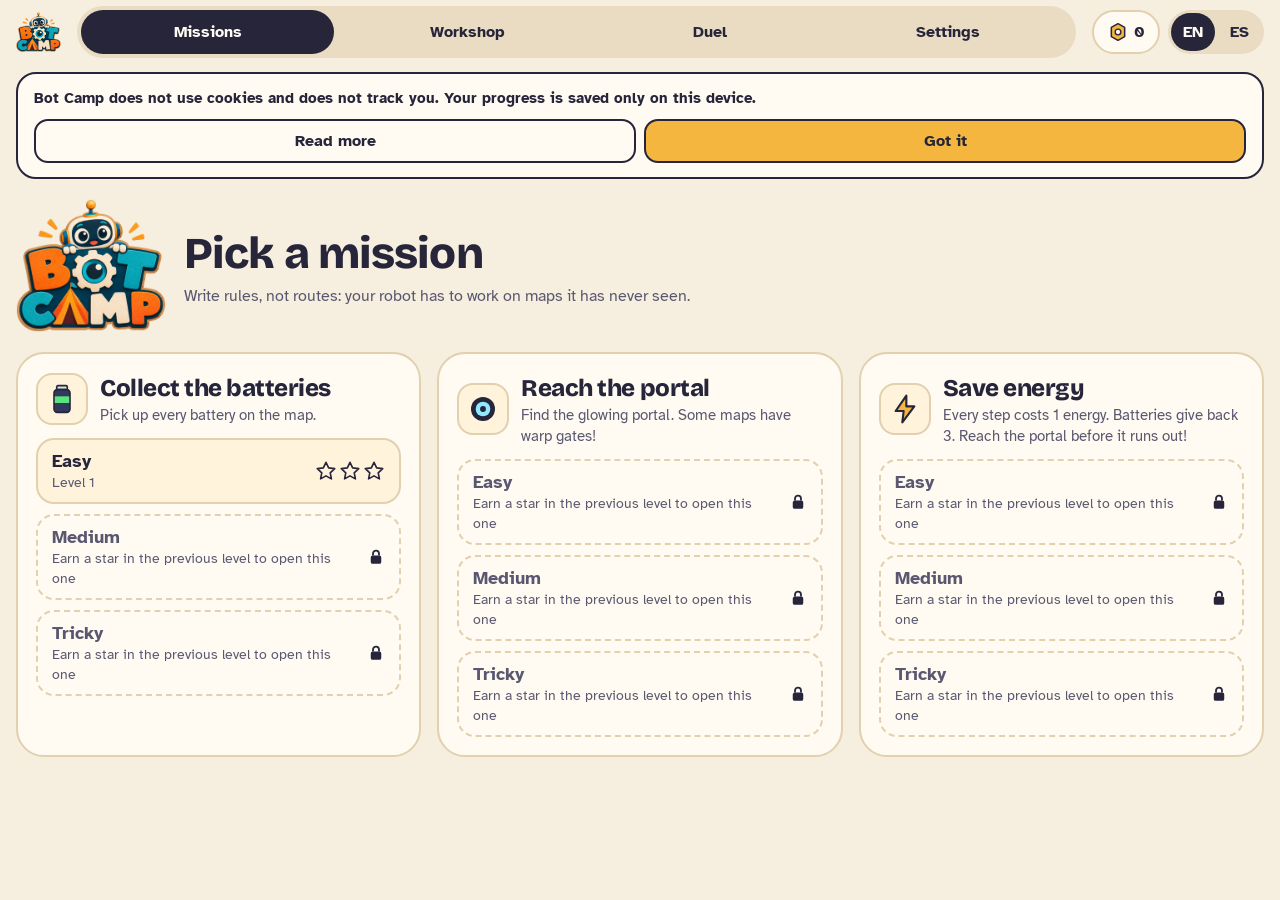
<file: index.html>
<!doctype html>
<html lang="en">
  <head>
    <meta http-equiv="Content-Security-Policy" content="default-src 'self'; script-src 'self' 'unsafe-inline'; style-src 'self' 'unsafe-inline'; img-src 'self' data: blob:; font-src 'self' data:; connect-src 'self'; worker-src 'self'; manifest-src 'self'; object-src 'none'; frame-src 'none'; base-uri 'self'; form-action 'none'" />
    <meta charset="UTF-8" />
    <meta name="viewport" content="width=device-width, initial-scale=1, viewport-fit=cover" />
    <meta name="theme-color" content="#F6EEDF" />
    <meta name="apple-mobile-web-app-capable" content="yes" />
    <meta name="mobile-web-app-capable" content="yes" />
    <meta name="apple-mobile-web-app-title" content="Bot Camp" />
    <link rel="icon" type="image/png" href="./favicon.png" />
    <link rel="apple-touch-icon" href="./apple-touch-icon.png" />
    <meta name="description" content="Program a robot with rules. A game for young inventors. · Programa un robot con reglas. Un juego para pequeños inventores." />
    <meta property="og:type" content="website" />
    <meta property="og:site_name" content="Bot Camp" />
    <meta property="og:title" content="Bot Camp" />
    <meta property="og:description" content="Program a robot with rules. · Programa un robot con reglas." />
    <meta property="og:url" content="https://botcamp.garciamendez.es/" />
    <meta property="og:image" content="https://botcamp.garciamendez.es/og-image.jpg" />
    <meta property="og:image:width" content="1200" />
    <meta property="og:image:height" content="630" />
    <meta name="twitter:card" content="summary_large_image" />
    <title>Bot Camp</title>
    <script type="module" crossorigin src="./assets/index-CV42A0jz.js"></script>
    <link rel="stylesheet" crossorigin href="./assets/index-C_ECnNqj.css">
  <link rel="manifest" href="./manifest.webmanifest"><script id="vite-plugin-pwa:register-sw" src="./registerSW.js"></script></head>
  <body>
    <div id="root"></div>
  </body>
</html>
</file>
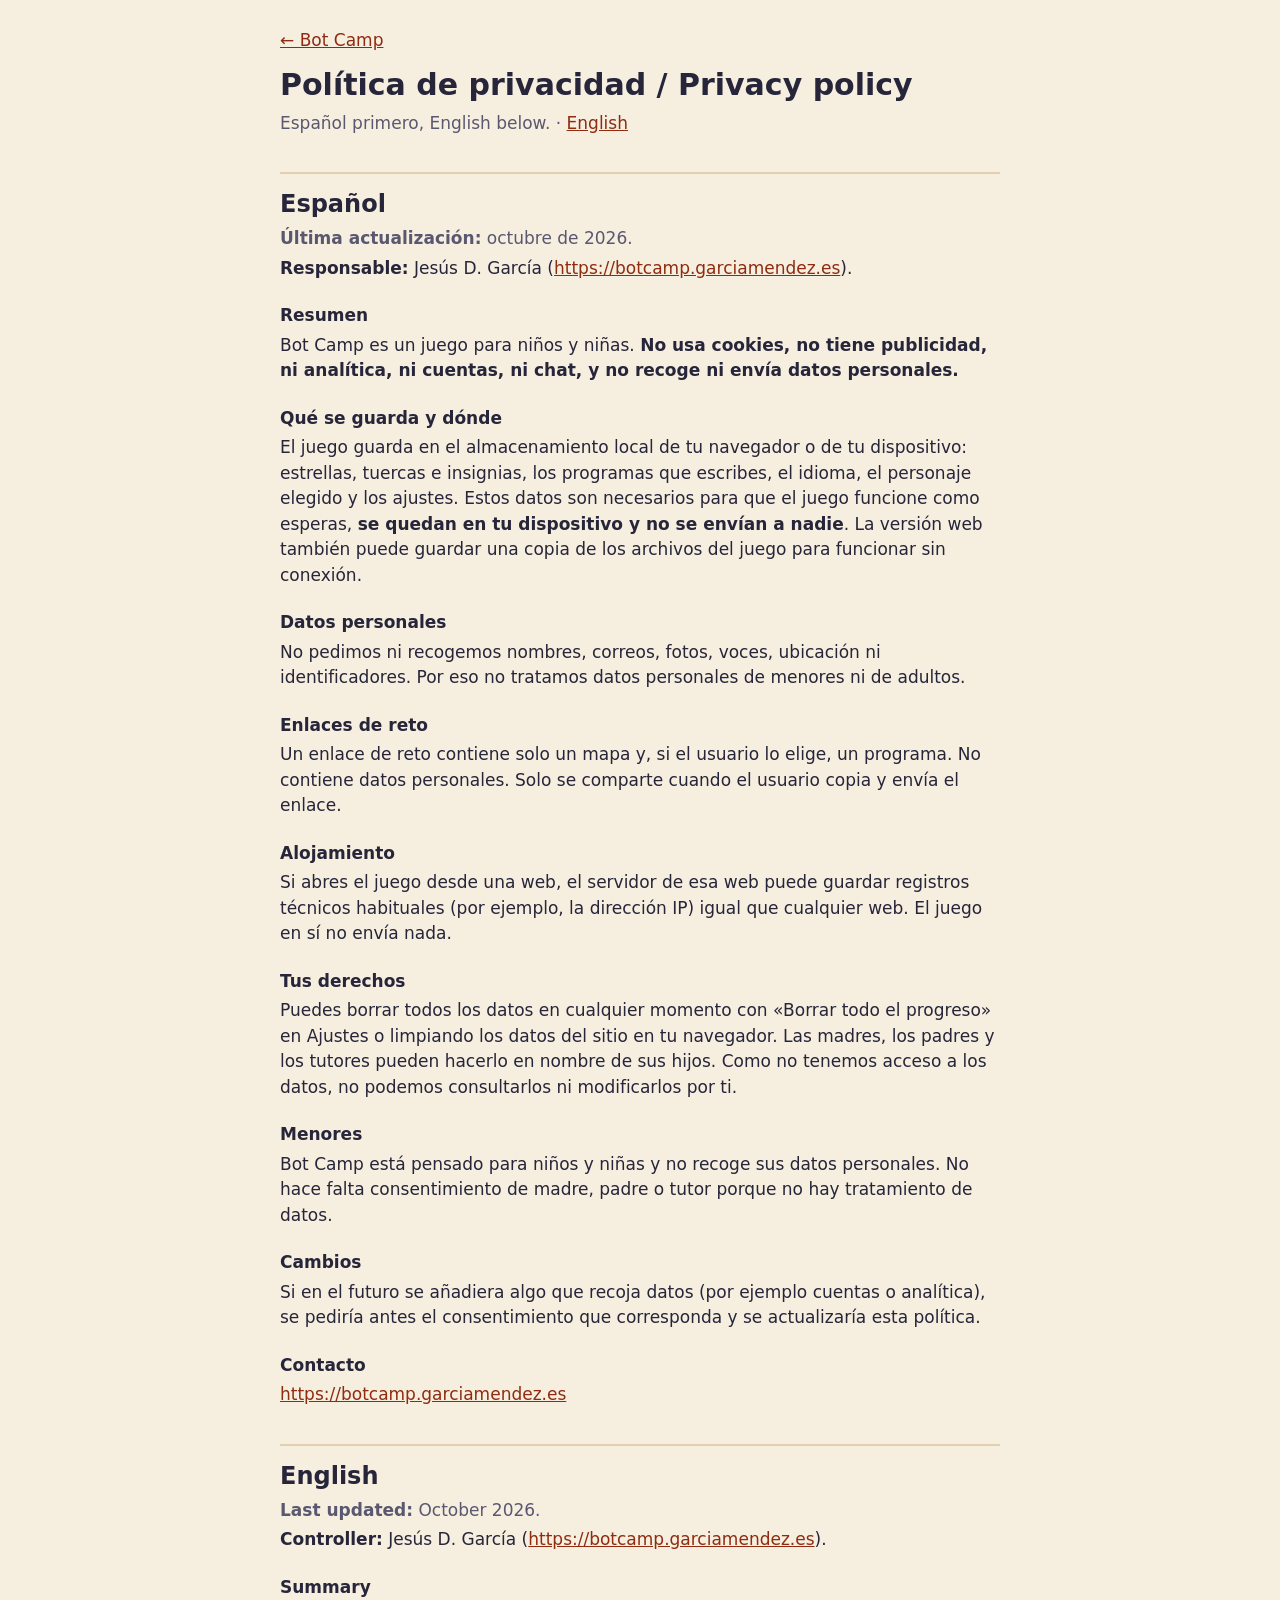
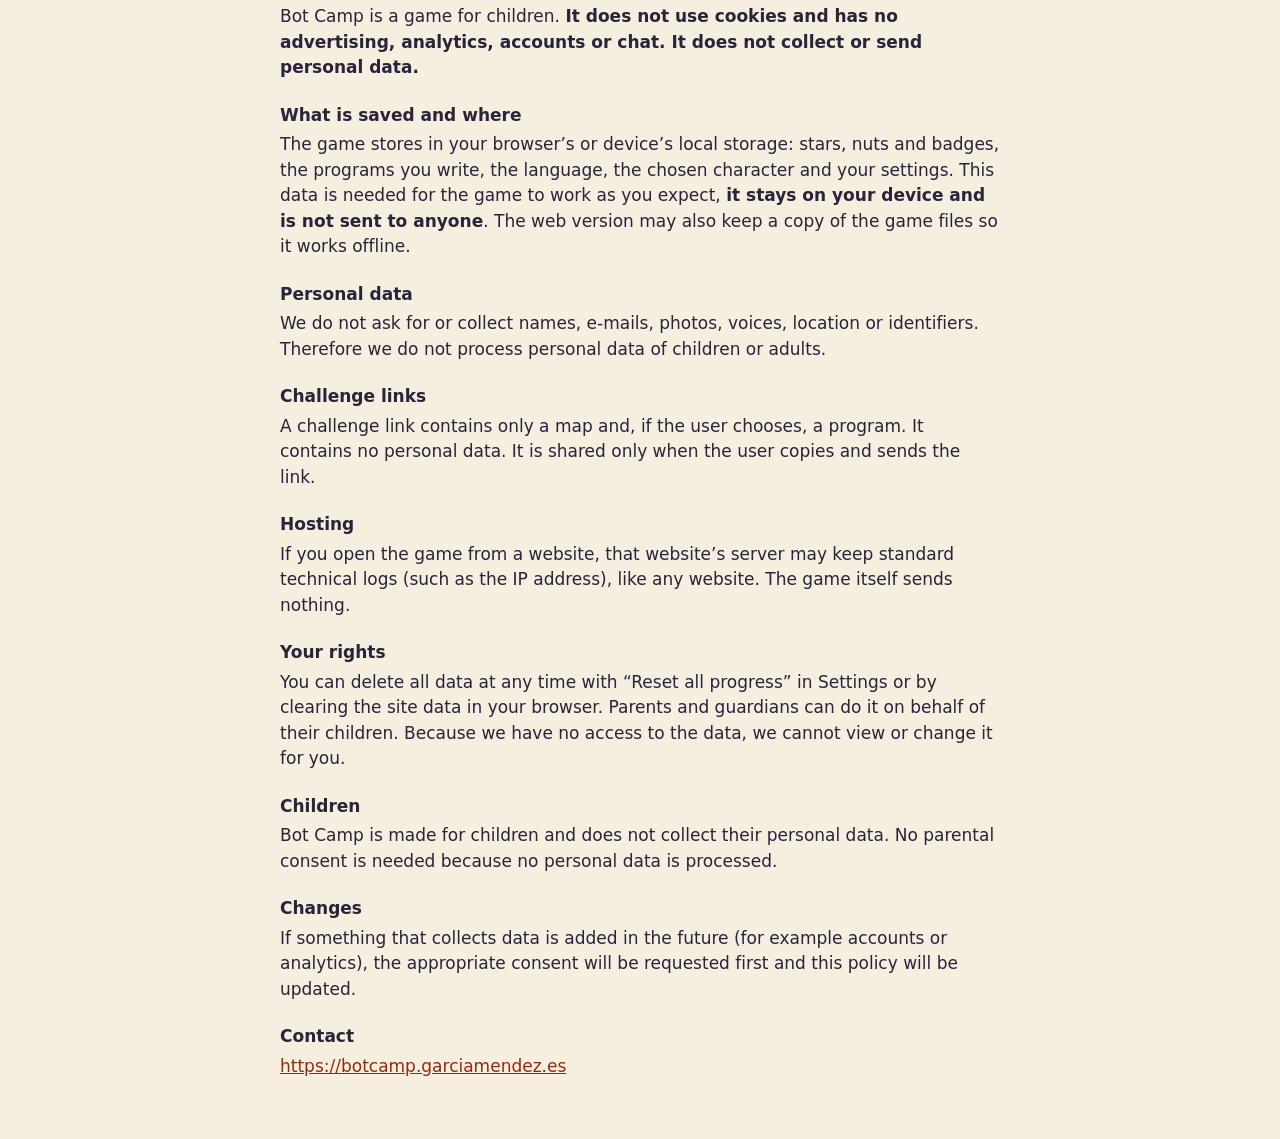
<file: privacy.html>
<!doctype html>
<html lang="es">
<head>
<meta charset="utf-8">
<meta name="viewport" content="width=device-width, initial-scale=1">
<title>Bot Camp · Política de privacidad / Privacy policy</title>
<style>
  body { margin: 0; background: #f6eedf; color: #26253a; font: 17px/1.5 system-ui, -apple-system, "Segoe UI", sans-serif; }
  main { max-width: 720px; margin: 0 auto; padding: 24px 18px 56px; }
  h1 { font-size: 30px; margin: 8px 0 4px; }
  h2 { font-size: 24px; margin: 36px 0 4px; padding-top: 12px; border-top: 2px solid #e2d0ae; }
  h3 { font-size: 17px; margin: 22px 0 2px; }
  p { margin: 4px 0; }
  a { color: #8f2c10; }
  .muted { color: #5a5870; }
</style>
</head>
<body>
<main>
<p><a href="./">← Bot Camp</a></p>
<h1>Política de privacidad / Privacy policy</h1>
<p class="muted">Español primero, English below. · <a href="#en">English</a></p>

<h2 id="es">Español</h2>
<p class="muted"><strong>Última actualización:</strong> octubre de 2026.</p>
<p><strong>Responsable:</strong> Jesús D. García (<a href="https://botcamp.garciamendez.es">https://botcamp.garciamendez.es</a>).</p>

<h3>Resumen</h3>
<p>Bot Camp es un juego para niños y niñas. <strong>No usa cookies, no tiene publicidad, ni analítica, ni cuentas, ni chat, y no recoge ni envía datos personales.</strong></p>

<h3>Qué se guarda y dónde</h3>
<p>El juego guarda en el almacenamiento local de tu navegador o de tu dispositivo: estrellas, tuercas e insignias, los programas que escribes, el idioma, el personaje elegido y los ajustes. Estos datos son necesarios para que el juego funcione como esperas, <strong>se quedan en tu dispositivo y no se envían a nadie</strong>. La versión web también puede guardar una copia de los archivos del juego para funcionar sin conexión.</p>

<h3>Datos personales</h3>
<p>No pedimos ni recogemos nombres, correos, fotos, voces, ubicación ni identificadores. Por eso no tratamos datos personales de menores ni de adultos.</p>

<h3>Enlaces de reto</h3>
<p>Un enlace de reto contiene solo un mapa y, si el usuario lo elige, un programa. No contiene datos personales. Solo se comparte cuando el usuario copia y envía el enlace.</p>

<h3>Alojamiento</h3>
<p>Si abres el juego desde una web, el servidor de esa web puede guardar registros técnicos habituales (por ejemplo, la dirección IP) igual que cualquier web. El juego en sí no envía nada.</p>

<h3>Tus derechos</h3>
<p>Puedes borrar todos los datos en cualquier momento con «Borrar todo el progreso» en Ajustes o limpiando los datos del sitio en tu navegador. Las madres, los padres y los tutores pueden hacerlo en nombre de sus hijos. Como no tenemos acceso a los datos, no podemos consultarlos ni modificarlos por ti.</p>

<h3>Menores</h3>
<p>Bot Camp está pensado para niños y niñas y no recoge sus datos personales. No hace falta consentimiento de madre, padre o tutor porque no hay tratamiento de datos.</p>

<h3>Cambios</h3>
<p>Si en el futuro se añadiera algo que recoja datos (por ejemplo cuentas o analítica), se pediría antes el consentimiento que corresponda y se actualizaría esta política.</p>

<h3>Contacto</h3>
<p><a href="https://botcamp.garciamendez.es">https://botcamp.garciamendez.es</a></p>

<h2 id="en">English</h2>
<p class="muted"><strong>Last updated:</strong> October 2026.</p>
<p><strong>Controller:</strong> Jesús D. García (<a href="https://botcamp.garciamendez.es">https://botcamp.garciamendez.es</a>).</p>

<h3>Summary</h3>
<p>Bot Camp is a game for children. <strong>It does not use cookies and has no advertising, analytics, accounts or chat. It does not collect or send personal data.</strong></p>

<h3>What is saved and where</h3>
<p>The game stores in your browser’s or device’s local storage: stars, nuts and badges, the programs you write, the language, the chosen character and your settings. This data is needed for the game to work as you expect, <strong>it stays on your device and is not sent to anyone</strong>. The web version may also keep a copy of the game files so it works offline.</p>

<h3>Personal data</h3>
<p>We do not ask for or collect names, e-mails, photos, voices, location or identifiers. Therefore we do not process personal data of children or adults.</p>

<h3>Challenge links</h3>
<p>A challenge link contains only a map and, if the user chooses, a program. It contains no personal data. It is shared only when the user copies and sends the link.</p>

<h3>Hosting</h3>
<p>If you open the game from a website, that website’s server may keep standard technical logs (such as the IP address), like any website. The game itself sends nothing.</p>

<h3>Your rights</h3>
<p>You can delete all data at any time with “Reset all progress” in Settings or by clearing the site data in your browser. Parents and guardians can do it on behalf of their children. Because we have no access to the data, we cannot view or change it for you.</p>

<h3>Children</h3>
<p>Bot Camp is made for children and does not collect their personal data. No parental consent is needed because no personal data is processed.</p>

<h3>Changes</h3>
<p>If something that collects data is added in the future (for example accounts or analytics), the appropriate consent will be requested first and this policy will be updated.</p>

<h3>Contact</h3>
<p><a href="https://botcamp.garciamendez.es">https://botcamp.garciamendez.es</a></p>
</main>
</body>
</html>
</file>
<file: assets/index-C_ECnNqj.css>
@font-face{font-family:Atkinson Hyperlegible;font-style:normal;font-weight:400;font-display:swap;src:url(./atkinson-hyperlegible-latin-400-normal-BrHNak5F.woff2)format("woff2")}@font-face{font-family:Atkinson Hyperlegible;font-style:normal;font-weight:700;font-display:swap;src:url(./atkinson-hyperlegible-latin-700-normal-GZI4o3u0.woff2)format("woff2")}@font-face{font-family:Bricolage Grotesque;font-style:normal;font-weight:700;font-display:swap;src:url(./bricolage-grotesque-latin-700-normal-gtcctNPv.woff2)format("woff2")}@font-face{font-family:Bricolage Grotesque;font-style:normal;font-weight:800;font-display:swap;src:url(./bricolage-grotesque-latin-800-normal-J50vIsBe.woff2)format("woff2")}:root{--paper:#f6eedf;--card:#fffbf2;--row:#fff3dc;--line:#e2d0ae;--ink:#26253a;--ink-2:#5a5870;--kraft:#e8cfa3;--kraft-2:#e0c395;--kraft-dark:#a9784a;--kraft-edge:#b38757;--teal:#1e8c8a;--teal-soft:#a6ddd6;--orange:#f59a6b;--orange-strong:#c8421e;--orange-deep:#8f2c10;--yellow:#ffd36b;--yellow-strong:#f4b63f;--lavender:#cdb8f5;--desk:#d7e8e6;--desk-line:#c2d9d6;--rule-1:#ffd36b;--rule-2:#f59a6b;--rule-3:#a6ddd6;--rule-4:#cdb8f5;--font-display:"Bricolage Grotesque", system-ui, sans-serif;--font-body:"Atkinson Hyperlegible", system-ui, sans-serif;--radius-card:28px;--radius-md:18px;--shadow-tile:0 3px 0 #26253a38}*,:before,:after{box-sizing:border-box}html,body,#root{height:100%;margin:0}body{background:var(--paper);color:var(--ink);font-family:var(--font-body);-webkit-text-size-adjust:100%;overscroll-behavior:none;font-size:16px;line-height:1.4}svg{flex:none}button{font-family:inherit;font-size:inherit;color:inherit;cursor:pointer}button:focus-visible{outline:3px solid var(--ink);outline-offset:3px}[tabindex]:focus-visible{outline:3px solid var(--ink);outline-offset:3px}h1,h2,h3,p{margin:0}h1,h2{font-family:var(--font-display);letter-spacing:-.02em;font-weight:800}.sr-only{clip:rect(0 0 0 0);white-space:nowrap;width:1px;height:1px;position:absolute;overflow:hidden}.app{height:100dvh;padding-top:env(safe-area-inset-top);padding-left:env(safe-area-inset-left);padding-right:env(safe-area-inset-right);flex-direction:column;display:flex;container:app/inline-size}.topbar{flex-wrap:wrap;flex:none;align-items:center;gap:8px 16px;padding:10px 16px;display:flex}.brand{background:0 0;border:0;align-items:center;padding:0;display:flex}.brand img{width:auto;height:52px;display:block}.hero.hero-home{flex-direction:row;align-items:center;gap:18px}.hero-logo{flex:none;width:clamp(84px,14cqw,150px);height:auto}.nav{scrollbar-width:none;background:#e9dcc3;border-radius:999px;flex:auto;gap:4px;padding:4px;display:flex;overflow-x:auto}.nav button{white-space:nowrap;background:0 0;border:0;border-radius:999px;flex:1 0 auto;min-height:44px;padding:0 16px;font-weight:700}.nav button[aria-current=page]{background:var(--ink);color:var(--card)}.top-actions{align-items:center;gap:8px;display:flex}.chip{border:2px solid var(--line);background:var(--card);border-radius:999px;align-items:center;gap:6px;min-height:44px;padding:0 14px;font-weight:700;display:inline-flex}.lang{background:#e9dcc3;border-radius:999px;gap:2px;padding:3px;display:flex}.lang button{background:0 0;border:0;border-radius:999px;min-width:44px;min-height:38px;font-weight:700}.lang button[aria-pressed=true]{background:var(--ink);color:var(--card)}.app[data-layout=narrow] .topbar{flex-wrap:nowrap;justify-content:space-between;padding:6px 12px}.app[data-layout=narrow] .brand img{height:40px}.app[data-layout=narrow] .nav{z-index:50;padding:6px 8px calc(6px + env(safe-area-inset-bottom));background:#e9dcc3;border-radius:22px 22px 0 0;gap:4px;position:fixed;bottom:0;left:0;right:0;box-shadow:0 -6px 16px #26253a24}.app[data-layout=narrow] .nav button{flex:1 1 0;min-height:50px;padding:0 6px;font-size:15px}.app[data-layout=narrow] .main{padding-bottom:calc(86px + env(safe-area-inset-bottom))}.app[data-layout=narrow] .hide-narrow{display:none}.app[data-layout=narrow] .toast{bottom:calc(90px + env(safe-area-inset-bottom))}.app[data-layout=short] .topbar{flex-wrap:nowrap;gap:8px 12px;padding:4px 12px}.app[data-layout=short] .brand img{height:34px}.app[data-layout=short] .nav button{padding:0 12px}.app[data-layout=wide] .topbar{padding:6px 16px}.app[data-layout=wide] .brand img{height:40px}.app[data-screen=play]:-webkit-any([data-layout=narrow],[data-layout=short]) .topbar{display:none}.app[data-screen=play]:is([data-layout=narrow],[data-layout=short]) .topbar{display:none}.main{min-height:0;padding:8px 16px calc(28px + env(safe-area-inset-bottom));-webkit-overflow-scrolling:touch;flex:auto;overflow:hidden auto}.page{flex-direction:column;gap:20px;max-width:1360px;margin:0 auto;display:flex}.card{background:var(--card);border:2px solid var(--line);border-radius:var(--radius-card);flex-direction:column;gap:14px;padding:18px;display:flex}.card h2{font-size:24px}.muted{color:var(--ink-2)}.eyebrow{letter-spacing:.08em;text-transform:uppercase;color:var(--ink-2);font-size:14px;font-weight:700}.btn{border:2px solid var(--ink);background:0 0;border-radius:14px;justify-content:center;align-items:center;gap:10px;min-height:48px;padding:0 20px;font-weight:700;display:inline-flex}.btn:disabled{opacity:.45;cursor:not-allowed}.btn-primary{background:var(--orange-strong);min-height:62px;box-shadow:0 5px 0 var(--orange-deep);color:#fff;font-family:var(--font-display);border:0;border-radius:20px;font-size:22px;font-weight:800}.btn-primary:active:not(:disabled){box-shadow:0 2px 0 var(--orange-deep);transform:translateY(3px)}.btn-yellow{background:var(--yellow-strong)}.icon-btn{border:2px solid var(--ink);background:var(--row);border-radius:12px;justify-content:center;align-items:center;width:44px;height:44px;padding:0;display:inline-flex}.icon-btn[aria-pressed=true]{background:var(--ink)}.icon-btn[aria-pressed=true] svg *{fill:var(--card)}.tag{background:var(--ink);color:var(--card);border-radius:999px;align-items:center;padding:2px 10px;font-size:13px;font-weight:700;display:inline-flex}.star{width:22px;height:22px}.toast{left:50%;bottom:calc(24px + env(safe-area-inset-bottom));z-index:60;background:var(--ink);max-width:calc(100vw - 32px);color:var(--card);border-radius:999px;padding:12px 20px;font-weight:700;position:fixed;transform:translate(-50%);box-shadow:0 8px 24px #26253a59}.hero{flex-direction:column;gap:6px;display:flex}.hero h1{font-size:clamp(28px,6cqw,44px)}.mission-grid{grid-template-columns:repeat(auto-fit,minmax(min(100%,300px),1fr));gap:16px;display:grid}.mission{flex-direction:column;gap:12px;display:flex}.mission-head{align-items:center;gap:12px;display:flex}.mission-icon{background:var(--row);border:2px solid var(--line);border-radius:16px;flex:none;place-items:center;width:52px;height:52px;display:grid}.levels{gap:10px;display:grid}.level{text-align:left;border:2px solid var(--line);background:var(--row);border-radius:18px;justify-content:space-between;align-items:center;gap:12px;min-height:64px;padding:10px 14px;display:flex}.level:not(:disabled):hover{border-color:var(--ink)}.level:disabled{color:var(--ink-2);cursor:not-allowed;background:0 0;border-style:dashed}.level strong{font-size:18px;display:block}.stars{gap:2px;display:inline-flex}.play{display:block}.col{flex-direction:column;gap:14px;min-width:0;display:flex}.level-head{align-items:center;gap:10px;display:flex}.level-head h1{flex:auto;min-width:0;font-size:clamp(16px,4.8cqw,32px);line-height:1.1}.level-head .btn{flex:none;min-height:44px;padding:0 14px}.page-play{gap:14px}.app[data-layout=narrow] .play[data-tab=program] .col-board,.app[data-layout=narrow] .play[data-tab=watch] .col-program,.playbar{display:none}.app[data-layout=narrow] .playbar{z-index:50;padding:8px 10px calc(8px + env(safe-area-inset-bottom));background:#e9dcc3;border-radius:22px 22px 0 0;align-items:center;gap:8px;display:flex;position:fixed;bottom:0;left:0;right:0;box-shadow:0 -6px 16px #26253a24}.playbar-tabs{background:#fffbf28c;border-radius:999px;flex:1 1 0;gap:4px;min-width:0;padding:4px;display:flex}.playbar-tabs button{background:0 0;border:0;border-radius:999px;flex:1 1 0;min-width:0;min-height:48px;padding:0 4px;font-size:15px;font-weight:800}.playbar-tabs button[aria-selected=true]{background:var(--ink);color:var(--card)}.playbar-release{flex:1 1 0;gap:6px;min-width:0;min-height:56px;padding:0 8px;font-size:18px}.playbar-release .long{display:none}@container app (width>=560px){.playbar-release .long{display:inline}.playbar-release .short{display:none}}.app[data-layout=narrow] .release-wrap{display:none}.app:not([data-layout=narrow])[data-screen=play] .main{padding-bottom:10px;overflow:hidden}.app:not([data-layout=narrow]) .page-play{gap:10px;height:100%}.app:not([data-layout=narrow]) .play{flex:auto;grid-template-rows:minmax(0,1fr);grid-template-columns:minmax(0,1fr) clamp(320px,42cqw,460px);gap:16px;min-height:0;display:grid}.app:not([data-layout=narrow]) .col{min-height:0;padding:3px;overflow-y:auto}.app:not([data-layout=narrow]) .col-program{overflow:hidden}.app:not([data-layout=narrow]) .prog-card{flex:auto;min-height:0}.app:not([data-layout=narrow]) .prog-scroll{flex:auto;min-height:0;padding:4px 2px;overflow-y:auto}.app:not([data-layout=narrow]) .release-wrap{border-top:2px solid var(--line);padding-top:10px}.app[data-layout=short] .page-play{gap:6px}.app[data-layout=short] .play{grid-template-columns:minmax(0,1fr) clamp(300px,42cqw,420px);gap:10px}.app[data-layout=short] .col-board>.board-card{flex:0 0 100%;min-height:0}.app[data-layout=short] .prog-head .muted,.app[data-layout=short] .release-wrap p{display:none}.app[data-layout=short] .card{gap:8px;padding:10px}.app[data-layout=short] .card h2{font-size:18px}.app[data-layout=short] .level-head h1{font-size:20px}.app[data-layout=short] .btn-primary{border-radius:16px;min-height:48px;font-size:18px}.app[data-layout=short] .release-wrap{padding-top:6px}.app[data-layout=short] .rules{gap:10px;padding-top:6px}.app[data-layout=short] .slot{min-height:40px;padding:4px 8px}.app[data-layout=short] .prog-scroll{gap:8px}@container app (width<=719px){.app[data-layout=short] .hide-narrow{display:none}}.board-card{gap:12px;padding:14px}.board-sticky{flex-direction:column;gap:10px;display:flex}.ticks[data-dense=true] .tick{font-size:0}.board-frame{background-color:var(--desk);background-image:linear-gradient(var(--desk-line) 1px, transparent 1px), linear-gradient(90deg, var(--desk-line) 1px, transparent 1px);touch-action:none;background-size:28px 28px;border-radius:22px;height:clamp(230px,44dvh,480px);position:relative;overflow:hidden}.app[data-layout=narrow] .timeline-extra{display:none!important}.app[data-layout=narrow] .board-frame{height:clamp(190px,100dvh - 370px,480px)}.app[data-layout=narrow] .board-card{gap:8px;padding:10px}.app[data-layout=narrow] .say p{flex-basis:140px;font-size:16px}.app[data-layout=wide] .board-frame{height:clamp(240px,100dvh - 430px,640px)}.app[data-layout=short] .board-card{gap:6px;padding:8px}.app[data-layout=short] .board-frame{border-radius:14px;flex:1 1 0;height:auto;min-height:96px}.app[data-layout=short] .timeline-extra{display:none!important}.board-tools{z-index:3;gap:6px;display:flex;position:absolute;top:8px;right:8px}.board-tools .icon-btn{background:#fffbf2eb}.board-tools .icon-btn[aria-pressed=true]{background:var(--ink)}.compass{z-index:3;border:2px solid var(--ink);pointer-events:none;background:#fffbf2eb;border-radius:50%;place-items:center;width:48px;height:48px;display:grid;position:absolute;top:8px;left:8px}.compass-needle{place-items:center;width:100%;height:100%;display:grid}.fps-badge{z-index:3;color:#fff;pointer-events:none;background:#26253ad9;border-radius:8px;padding:2px 8px;font:12px/1.4 ui-monospace,monospace;position:absolute;bottom:8px;left:8px}.board-hint{pointer-events:none;white-space:nowrap;background:#fffbf2e6;border-radius:999px;padding:2px 12px;font-size:13px;font-weight:700;position:absolute;bottom:8px;left:50%;transform:translate(-50%)}.board-fail{text-align:center;place-items:center;padding:24px;font-weight:700;display:grid;position:absolute;top:0;bottom:0;left:0;right:0}.energy-meter{z-index:3;background:#fffbf2f0;border-radius:999px;align-items:center;gap:8px;padding:4px 10px;font-weight:800;display:flex;position:absolute;bottom:8px;right:8px}.energy-bar{border:2px solid var(--ink);background:var(--card);border-radius:6px;width:64px;height:12px;overflow:hidden}.energy-bar>i{background:#5be37d;height:100%;display:block}.say{border-radius:var(--radius-md);background:var(--row);flex-wrap:wrap;align-items:center;gap:6px 12px;padding:10px 12px;display:flex}.say p{flex:180px;font-size:17px;font-weight:700}.app[data-layout=short] .say{padding:6px 10px}.app[data-layout=short] .say p{font-size:15px;line-height:1.25}.lamps{flex-wrap:wrap;gap:8px;display:flex}.lamp{border:2px solid var(--line);background:var(--card);border-radius:14px;flex:150px;align-items:center;gap:8px;padding:8px 12px;font-size:15px;font-weight:700;display:flex}.lamp.on{border-color:var(--ink);background:#ffe6a3}.lamp i{border:2px solid var(--ink);background:var(--card);border-radius:50%;flex:none;width:16px;height:16px}.lamp.on i{background:var(--orange-strong)}.lamp b{margin-left:auto}.transport{align-items:center;gap:10px;display:flex}.transport-btns{flex:none;gap:6px;display:flex}.icon-btn-play{background:var(--yellow-strong);width:56px}.scrub{flex:1 1 0;min-width:0;height:44px;position:relative}.ticks{pointer-events:none;gap:2px;display:flex;position:absolute;top:8px;bottom:8px;left:8px;right:8px}.tick{border:2px dashed var(--kraft-edge);background:var(--card);border-radius:6px;flex:1 1 0;place-items:center;min-width:0;font-size:13px;font-weight:800;display:grid;overflow:hidden}.tick.past,.tick.here{background:var(--c);border:2px solid #0000}.tick.here{border-color:var(--ink)}.tick[data-rule="0"]{--c:var(--rule-1)}.tick[data-rule="1"]{--c:var(--rule-2)}.tick[data-rule="2"]{--c:var(--rule-3)}.tick[data-rule="3"]{--c:var(--rule-4)}.tick[data-rule="-1"]{--c:var(--line)}.scrub-input{cursor:pointer;-webkit-appearance:none;appearance:none;touch-action:pan-y;background:0 0;width:100%;height:44px;margin:0;padding:0;position:absolute;top:0;bottom:0;left:0;right:0}.scrub-input:focus-visible{outline:3px solid var(--ink);outline-offset:2px;border-radius:12px}.scrub-input::-webkit-slider-runnable-track{background:0 0;height:44px}.scrub-input::-moz-range-track{background:0 0;height:44px}.scrub-input::-webkit-slider-thumb{-webkit-appearance:none;border:3px solid var(--card);background:var(--ink);border-radius:8px;width:16px;height:44px;box-shadow:0 2px 6px #26253a59}.scrub-input::-moz-range-thumb{border:3px solid var(--card);background:var(--ink);border-radius:8px;width:10px;height:38px;box-shadow:0 2px 6px #26253a59}.scrub-input:disabled{cursor:default}.scrub-input:disabled::-webkit-slider-thumb{visibility:hidden}.scrub-input:disabled::-moz-range-thumb{visibility:hidden}@container app (width<=399px){.transport{flex-wrap:wrap}.scrub{flex:100%;order:3}}.speed{gap:2px;display:inline-flex}.speed button{border:2px solid var(--ink);background:var(--row);min-width:44px;min-height:44px;font-weight:700}.speed button:first-child{border-radius:12px 0 0 12px}.speed button:last-child{border-radius:0 12px 12px 0}.speed button[aria-pressed=true]{background:var(--ink);color:var(--card)}.maps-strip{grid-template-columns:repeat(auto-fit,minmax(118px,1fr));gap:10px;display:grid}.map-card{text-align:left;border:2px solid var(--line);background:var(--card);border-radius:18px;flex-direction:column;gap:6px;min-width:0;padding:8px;display:flex}.map-card[aria-pressed=true]{border-color:var(--ink);background:var(--row)}.map-card-head{justify-content:space-between;align-items:center;gap:4px;font-weight:700;display:flex}.status{background:var(--yellow-strong);white-space:nowrap;border-radius:999px;padding:1px 8px;font-size:12px;font-weight:700}.status.won{background:var(--teal-soft)}.status.bad{background:var(--orange)}.mm{aspect-ratio:1;gap:2px;width:100%;display:grid}.mm-cell{background:#ead3ac;border:0;border-radius:3px;min-width:0;min-height:0;padding:0;position:relative}button.mm-cell{cursor:pointer}.mm-cell.raised{box-shadow:inset 0 0 0 2px var(--ink)}.mm-cell.trail{background:#f08a5d}.mm-cell.start{background:var(--ink)}.mm-cell.final{background:var(--teal);box-shadow:inset 0 0 0 2px var(--ink)}.mm-cell.battery:after,.mm-cell.pending:after{content:"";background:var(--yellow);box-shadow:0 0 0 2px var(--ink);border-radius:3px;position:absolute;top:22%;bottom:22%;left:22%;right:22%}.mm-cell.pending:after{background:0 0;box-shadow:0 0 0 3px #e3a22a}.mm-cell.goal:after,.mm-cell.portal:after{content:"";background:#a9c2ff;border:3px solid #4c7dff;border-radius:50%;position:absolute;top:18%;bottom:18%;left:18%;right:18%}.mm-cell.goal:after{border-color:var(--yellow-strong);background:#8fe9ff}.mm-cell.portal-b:after{background:#ffc79e;border-color:#ff8a3d}.mm-cell.picked{outline:3px solid var(--orange-strong);outline-offset:-3px}.mm-big{gap:4px;max-width:420px;margin:0 auto}.mm-big .mm-cell{border-radius:8px}.rules{flex-direction:column;gap:14px;padding-top:8px;display:flex}.rule{background:var(--row);box-shadow:0 0 0 2px var(--line);border-radius:20px;align-items:stretch;gap:8px;padding:8px;transition:box-shadow .15s;display:flex;position:relative}.rule.fires{box-shadow:0 0 0 4px var(--yellow-strong)}.fires-tag{background:var(--yellow-strong);border-radius:999px;padding:2px 10px;font-size:13px;font-weight:800;position:absolute;top:-13px;right:16px}.rule-lead,.rule-move{flex-direction:column;flex:none;justify-content:space-between;align-items:center;gap:4px;width:44px;display:flex}.rule-move{justify-content:center}.rule-n{border:2px solid var(--ink);background:var(--c);width:32px;height:32px;font-family:var(--font-display);border-radius:50%;place-items:center;font-size:18px;font-weight:800;display:grid}.rule[data-rule="0"]{--c:var(--rule-1)}.rule[data-rule="1"]{--c:var(--rule-2)}.rule[data-rule="2"]{--c:var(--rule-3)}.rule[data-rule="3"]{--c:var(--rule-4)}.rule .mini{border:2px solid var(--line);background:var(--card);border-radius:12px;place-items:center;width:44px;height:44px;padding:0;display:grid}.rule .mini:disabled{opacity:.3;cursor:default}.rule .mini:not(:disabled):hover{border-color:var(--ink)}.joint{flex-direction:column;flex:1 1 0;align-items:stretch;min-width:0;display:flex}.slot{text-align:left;min-width:0;min-height:52px;box-shadow:var(--shadow-tile);border:0;flex:1 1 0;align-items:center;gap:8px;padding:6px 10px;font-size:15px;font-weight:700;line-height:1.15;display:flex;position:relative}.slot.cond{background:var(--teal-soft);border-radius:14px 14px 0 0}.slot.act{background:radial-gradient(circle at 50% 0, var(--row) 0, var(--row) 12px, transparent 12.5px), var(--orange);border-radius:0 0 14px 14px}.slot.act:before{content:"";background:var(--teal-soft);border-radius:50%;width:20px;height:20px;margin-left:-10px;position:absolute;top:-10px;left:50%}.slot.empty{color:var(--ink-2);box-shadow:inset 0 0 0 2px var(--kraft-edge);background:0 0;font-style:italic;font-weight:400}.slot.act.empty{background:radial-gradient(circle at 50% 0, var(--row) 0, var(--row) 12px, transparent 12.5px)}.slot.act.empty:before{border:2px solid var(--kraft-edge);background:0 0;border-bottom-color:#0000;border-left-color:#0000;transform:rotate(135deg)}.slot.droppable{outline:3px dashed var(--ink);outline-offset:-3px}.slot.armed-target{outline:3px solid var(--orange-strong);outline-offset:-3px}.picker{background:var(--card);border:2px dashed var(--kraft-edge);border-radius:16px;flex-wrap:wrap;gap:8px;margin:-6px 0 0;padding:10px;display:flex}.add-rule{border:3px dashed var(--kraft-edge);min-height:60px;color:var(--ink-2);background:0 0;border-radius:20px;justify-content:center;align-items:center;gap:8px;font-size:17px;font-weight:700;display:flex}.add-rule:disabled{opacity:.4;cursor:not-allowed}.palette{flex-direction:column;gap:8px;display:flex}.palette-row{flex-wrap:wrap;align-items:center;gap:8px;display:flex}.piece{min-height:44px;box-shadow:var(--shadow-tile);touch-action:none;-webkit-user-select:none;user-select:none;border:0;border-radius:12px;align-items:center;gap:8px;padding:0 14px 0 10px;font-size:15px;font-weight:700;display:inline-flex}.piece.cond{background:var(--teal-soft)}.piece.act{background:var(--orange)}.piece[aria-pressed=true]{outline:3px solid var(--orange-strong);outline-offset:2px}.piece.glow{animation:1.1s ease-in-out infinite glow}@keyframes glow{50%{box-shadow:0 0 0 4px var(--yellow-strong), var(--shadow-tile)}}.drag-ghost{z-index:80;pointer-events:none;position:fixed;transform:translate(-50%,-60%)rotate(-3deg)scale(1.08);box-shadow:0 10px 20px #26253a4d}.hint-box{border:2px solid var(--yellow-strong);background:#fff6c9;border-radius:16px;flex-direction:column;gap:6px;padding:12px 14px;font-weight:700;display:flex}.hint-box ol{margin:4px 0 0;padding-left:20px;font-weight:400}.prog-card{container:prog/inline-size}.prog-scroll{flex-direction:column;gap:14px;display:flex}.prog-head{justify-content:space-between;align-items:flex-start;gap:12px;display:flex}.prog-count{text-align:right;flex:none}.hint-row{justify-content:flex-end;display:flex}.release-wrap{flex-direction:column;flex:none;gap:6px;display:flex}.release-wrap p{text-align:center;color:var(--ink-2);font-size:14px}.warn{color:var(--orange-deep);font-size:14px;font-weight:700}.scrim{z-index:70;background:#26253a80;place-items:center;padding:16px;display:grid;position:fixed;top:0;bottom:0;left:0;right:0}.dialog{background:var(--card);border:3px solid var(--ink);border-radius:28px;flex-direction:column;gap:14px;width:min(520px,100%);max-height:calc(100dvh - 32px);padding:22px;display:flex;overflow-y:auto;box-shadow:0 12px #26253a40}.dialog h2{font-size:30px}.big-stars{justify-content:center;gap:10px;display:flex}.big-stars svg{width:56px;height:56px;animation:.5s backwards pop}.big-stars svg:nth-child(2){animation-delay:.15s}.big-stars svg:nth-child(3){animation-delay:.3s}@keyframes pop{0%{opacity:0;transform:scale(.2)rotate(-30deg)}}.checks{flex-direction:column;gap:8px;margin:0;padding:0;list-style:none;display:flex}.checks li{align-items:center;gap:10px;font-weight:700;display:flex}.checks li.miss{color:var(--ink-2);font-weight:400}.dialog-actions{flex-wrap:wrap;gap:10px;display:flex}.dialog-actions .btn{flex:160px}.badge-line{border:2px solid var(--yellow-strong);background:#fff6c9;border-radius:16px;align-items:center;gap:10px;padding:10px 12px;font-weight:700;display:flex}.predict{z-index:4;text-align:center;background:#f6eedff5;flex-direction:column;justify-content:center;align-items:center;gap:10px;padding:12px;display:flex;position:absolute;top:0;bottom:0;left:0;right:0;overflow-y:auto}.predict h3{font-family:var(--font-display);font-size:22px}.predict .mm{flex:none;max-width:min(300px,100%)}.cards-grid{grid-template-columns:repeat(auto-fill,minmax(140px,1fr));gap:12px;display:grid}.pick{text-align:left;border:3px solid var(--line);background:var(--card);border-radius:20px;flex-direction:column;gap:6px;padding:10px;display:flex}.pick[aria-pressed=true]{border-color:var(--ink);background:var(--row)}.pick.locked{background:0 0;border-style:dashed}.thumb{aspect-ratio:224/188;background:var(--desk);object-fit:contain;border-radius:12px;width:100%;display:block}.thumb-ph{color:var(--ink-2);place-items:center;display:grid}.pick strong{font-family:var(--font-display);font-size:18px}.pick small{color:var(--ink-2);font-size:13px}.badges{grid-template-columns:repeat(auto-fill,minmax(220px,1fr));gap:10px;display:grid}.badge{border:2px solid var(--yellow-strong);background:#fff6c9;border-radius:16px;align-items:center;gap:10px;padding:10px 12px;display:flex}.badge small{color:var(--ink-2);display:block}.settings-row{flex-wrap:wrap;justify-content:space-between;align-items:center;gap:10px 16px;display:flex}.switch{background:0 0;border:0;align-items:center;gap:10px;min-height:44px;padding:0 4px 0 0;font-weight:700;display:inline-flex}.switch-track{border:2px solid var(--ink);background:var(--card);border-radius:999px;width:56px;height:32px;position:relative}.switch-track:after{content:"";background:var(--ink);border-radius:50%;width:22px;height:22px;transition:transform .15s;position:absolute;top:3px;left:3px}.switch[aria-checked=true] .switch-track{background:var(--teal-soft)}.switch[aria-checked=true] .switch-track:after{transform:translate(24px)}.stat-grid{grid-template-columns:repeat(auto-fit,minmax(180px,1fr));gap:10px;display:grid}.stat{background:var(--row);border-radius:16px;flex-direction:column;gap:2px;padding:12px;display:flex}.stat b{font-family:var(--font-display);font-size:28px}.bars{flex-direction:column;gap:6px;display:flex}.bar-row{grid-template-columns:minmax(120px,190px) 1fr 32px;align-items:center;gap:8px;font-size:14px;display:grid}.bar-row>span:nth-child(2){background:var(--row);border-radius:6px;height:12px;overflow:hidden}.bar-row i{background:var(--teal);height:100%;display:block}.duel{grid-template-columns:minmax(0,1fr);gap:18px;display:grid}.duel>*{min-width:0}@container app (width>=880px){.duel.two{grid-template-columns:minmax(0,1fr) minmax(340px,460px);align-items:start}}.tools{flex-wrap:wrap;gap:8px;display:flex}.tool{border:2px solid var(--line);background:var(--card);border-radius:14px;align-items:center;gap:8px;min-height:44px;padding:0 12px 0 6px;font-size:14px;font-weight:700;display:inline-flex}.tool[aria-pressed=true]{border-color:var(--ink);background:var(--row)}.tool .thumb{border-radius:8px;width:44px;height:36px}.tool .glyph{background:var(--desk);border-radius:8px;place-items:center;width:34px;height:34px;display:grid}.validity{border-radius:14px;padding:10px 14px;font-weight:700}.validity.ok{background:var(--teal-soft)}.validity.bad{background:#ffd9c7}.score{flex-wrap:wrap;align-items:center;gap:8px 14px;display:flex}.verdict{font-family:var(--font-display);text-align:center;border-radius:18px;padding:14px;font-size:22px;font-weight:800}.verdict.robot{background:var(--teal-soft)}.verdict.trap{background:#ffd9c7}.copy-box{border:2px solid var(--ink);background:var(--card);word-break:break-all;border-radius:12px;width:100%;min-height:44px;padding:8px 10px;font-size:13px}@media (prefers-reduced-motion:reduce){*{transition:none!important;animation:none!important}}@container app (width<=380px){.btn-primary{padding:0 10px;font-size:17px}}.notice{background:var(--card);border:2px solid var(--ink);border-radius:20px;flex-direction:column;gap:10px;padding:14px 16px;display:flex}.notice p{font-size:15px;font-weight:700}.notice-actions{flex-wrap:wrap;gap:8px;display:flex}.notice-actions .btn{flex:120px;min-height:44px}
</file>
